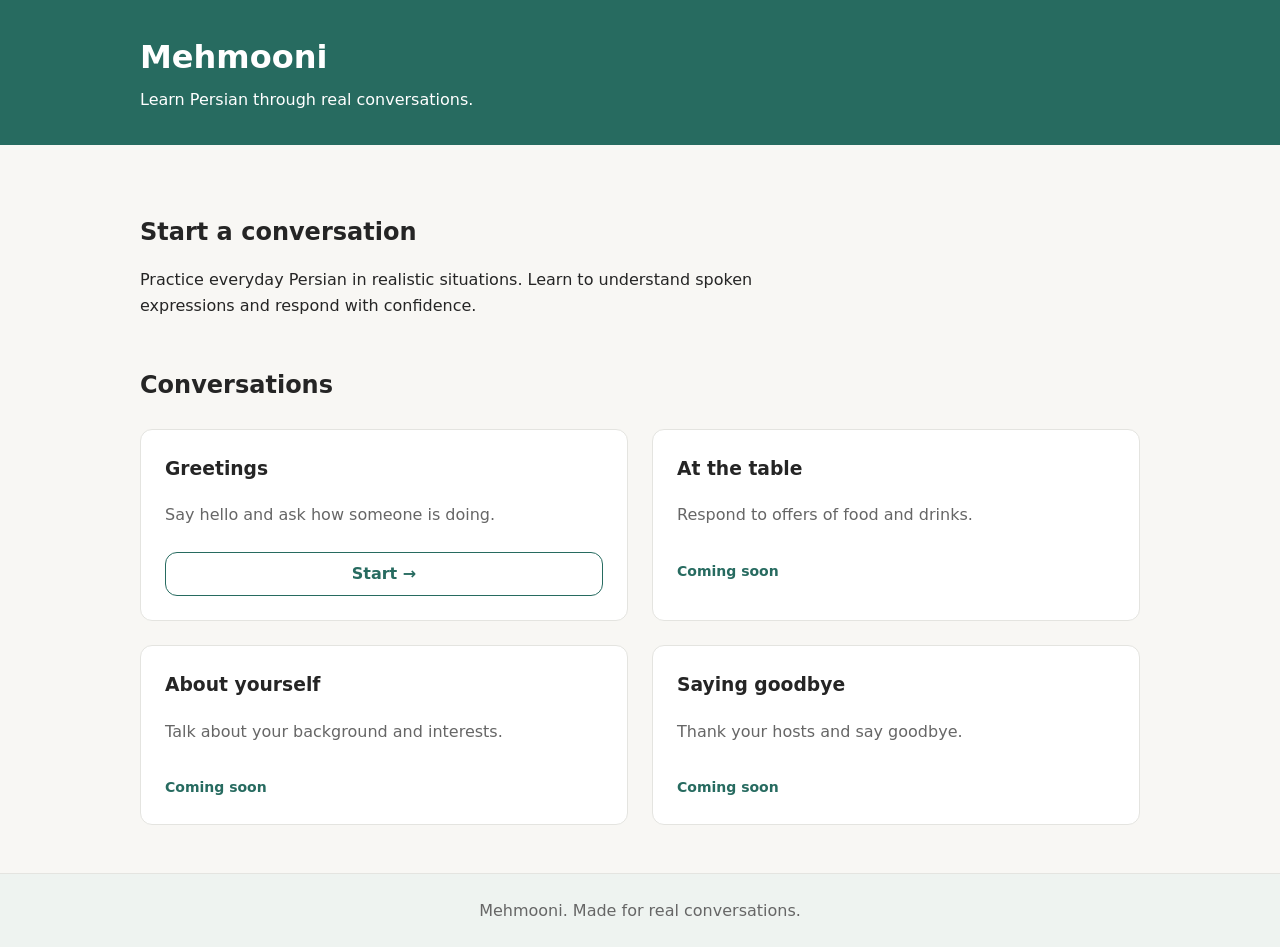
<file: index.html>
<!DOCTYPE html>
<html lang="en">
<head>
  <meta charset="UTF-8">
  <meta name="viewport" content="width=device-width, initial-scale=1.0">
  <meta name="description"
        content="Learn Persian through real conversations.">

  <title>Mehmooni | Learn Persian</title>
  <link rel="stylesheet" href="css/styles.css">
</head>

<body>
  <header class="site-header">
    <div class="container">
      <h1>Mehmooni</h1>
      <p>Learn Persian through real conversations.</p>
    </div>
  </header>

  <main class="container">
    <section class="intro">
      <h2>Start a conversation</h2>
      <p>
        Practice everyday Persian in realistic situations. 
        Learn to understand spoken expressions and respond with confidence.
      </p>
    </section>

    <section class="lessons">
      <h2 id="lessons-heading">Conversations</h2>

      <div class="lesson-grid">
        <article class="lesson-card">
          <h3>Greetings</h3>
          <p>Say hello and ask how someone is doing.</p>
          <a class="card-link" href="conversation.html?id=greetings">Start →</a>
        </article>

        <article class="lesson-card">
          <h3>At the table</h3>
          <p>Respond to offers of food and drinks.</p>
          <span class="status">Coming soon</span>
        </article>

        <article class="lesson-card">
          <h3>About yourself</h3>
          <p>Talk about your background and interests.</p>
          <span class="status">Coming soon</span>
        </article>

        <article class="lesson-card">
          <h3>Saying goodbye</h3>
          <p>Thank your hosts and say goodbye.</p>
          <span class="status">Coming soon</span>
        </article>
      </div>
    </section>
  </main>

  <footer class="site-footer">
    <p>Mehmooni. Made for real conversations.</p>
  </footer>
</body>
</html>
</file>
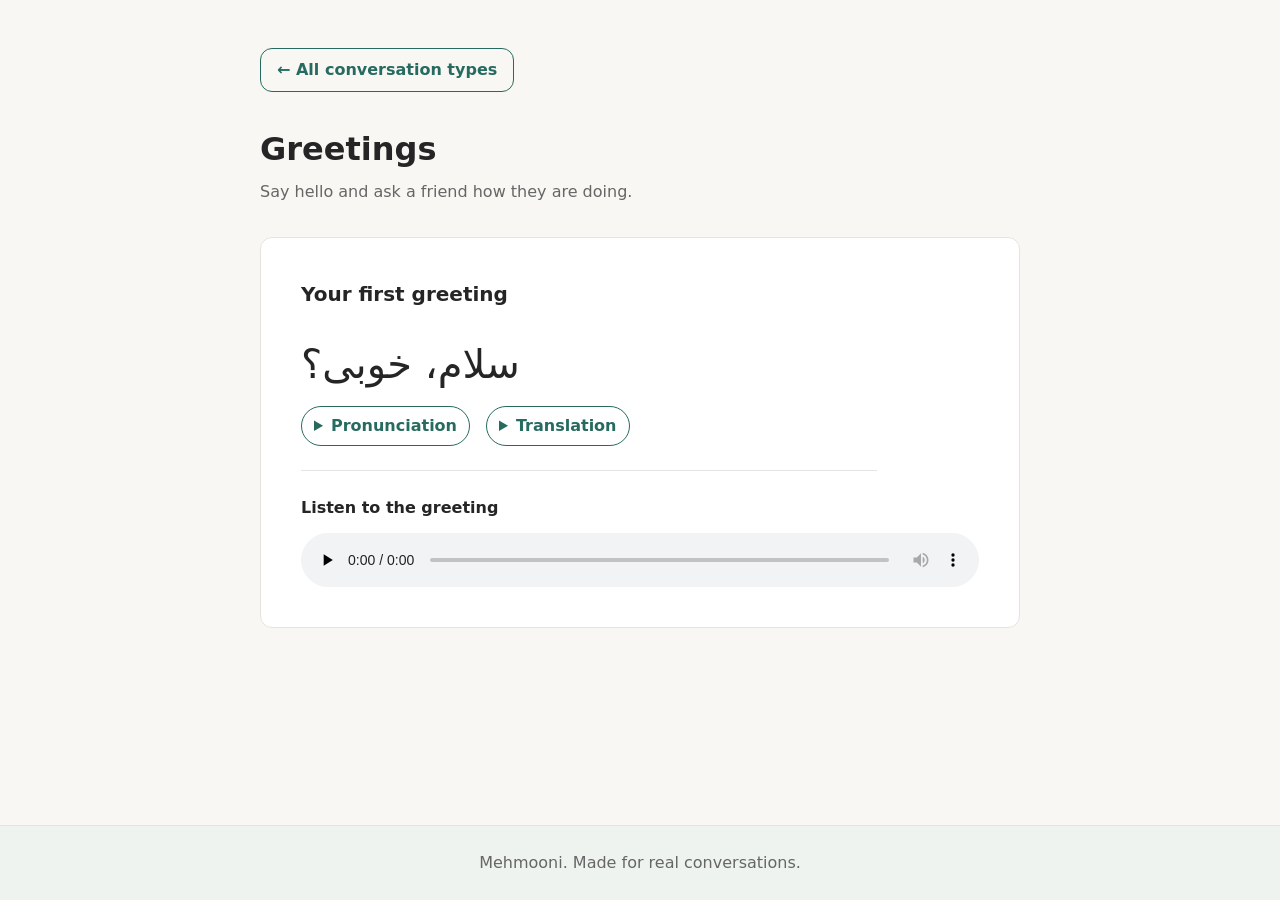
<file: conversation.html>
<!DOCTYPE html>
<html lang="en">
<head>
  <meta charset="UTF-8">
  <meta name="viewport" content="width=device-width, initial-scale=1.0">
  <meta name="description" content="Practice your first Persian greeting.">
  <title>Greetings | Mehmooni</title>
  <link rel="stylesheet" href="css/styles.css">
</head>
<body>
  <main class="container conversation-page">
    <a class="back-link" href="index.html">← All conversation types</a>
    <header class="conversation-header">
      <h1>Greetings</h1>
      <p>Say hello and ask a friend how they are doing.</p>
    </header>

    <article class="greeting-card">
      <h2>Your first greeting</h2>
      <div class="greeting-copy">
        <p class="persian-text"><bdi lang="fa" dir="rtl">سلام، خوبی؟</bdi></p>
        <div class="greeting-reveals">
          <details class="greeting-reveal">
            <summary>Pronunciation</summary>
            <p lang="fa-Latn">Salâm, khubi?</p>
          </details>
          <details class="greeting-reveal">
            <summary>Translation</summary>
            <p>Hi, how are you?</p>
          </details>
        </div>
      </div>
      <div class="greeting-audio">
        <h3>Listen to the greeting</h3>
        <audio controls preload="none">
          <source src="assets/audio/greeting-01.mp3" type="audio/mpeg">
          Your browser does not support audio playback.
        </audio>
      </div>
    </article>
  </main>
  <footer class="site-footer">
    <p>Mehmooni. Made for real conversations.</p>
  </footer>
</body>
</html>
</file>
<file: css/styles.css>
:root {
  --background: #f8f7f4;
  --surface: #ffffff;
  --text: #252525;
  --muted: #666666;
  --primary: #276b60;
  --border: #e4e4e0;
}

* {
  box-sizing: border-box;
}

body {
  display: flex;
  flex-direction: column;
  min-height: 100vh;
  margin: 0;
  background: var(--background);
  color: var(--text);
  font-family: system-ui, sans-serif;
  line-height: 1.6;
}

.container {
  width: min(100% - 2rem, 1000px);
  margin-inline: auto;
}

.site-header {
  padding: 2rem 0;
  background: var(--primary);
  color: white;
}

.site-header h1 {
  margin: 0;
}

.site-header p {
  margin: 0.25rem 0 0;
}

main {
  flex: 1;
  padding-block: 3rem;
}

.site-footer {
  padding: 1.5rem 1rem;
  border-top: 1px solid var(--border);
  background: #eef3f0;
  color: var(--muted);
  text-align: center;
}

.site-footer p {
  margin: 0;
}

.intro {
  max-width: 650px;
  margin-bottom: 3rem;
}

.intro h2 {
  margin-bottom: 0.5rem;
}

.lessons h2 {
  margin-bottom: 1.5rem;
}

.lesson-grid {
  display: grid;
  grid-template-columns: repeat(2, 1fr);
  gap: 1.5rem;
}

.lesson-card {
  padding: 1.5rem;
  background: var(--surface);
  border: 1px solid var(--border);
  border-radius: 12px;
}

.lesson-card h3 {
  margin-top: 0;
}

.lesson-card p {
  color: var(--muted);
}

.status {
  display: inline-block;
  margin-top: 1rem;
  color: var(--primary);
  font-size: 0.875rem;
  font-weight: 600;
}

.card-link:link,
.card-link:visited,
.back-link:link,
.back-link:visited {
  display: flex;
  align-items: center;
  justify-content: center;
  gap: 0.5rem;
  min-height: 44px;
  padding: 0.5rem 1rem;
  border: 1px solid var(--primary);
  border-radius: 12px;
  color: var(--primary);
  font-weight: 600;
  text-decoration: none;
  transition: background-color 0.15s, color 0.15s;
}

.card-link:hover,
.card-link:focus-visible,
.back-link:hover,
.back-link:focus-visible {
  background: var(--primary);
  color: white;
}

.card-link {
  margin-top: 1.5rem;
}

.conversation-page {
  max-width: 760px;
}

.back-link {
  width: fit-content;
  margin-bottom: 2rem;
}

.conversation-header {
  margin-bottom: 2rem;
}

.conversation-header h1 {
  margin: 0 0 0.25rem;
}

.conversation-header p {
  margin: 0;
  color: var(--muted);
}

.greeting-card {
  padding: clamp(1.5rem, 4vw, 2.5rem);
  background: var(--surface);
  border: 1px solid var(--border);
  border-radius: 12px;
}

.greeting-card h2 {
  margin: 0;
  font-size: 1.25rem;
}

.greeting-copy {
  max-width: 36rem;
}

.persian-text {
  width: fit-content;
  margin: 1.5rem 0 0.75rem;
  font-size: clamp(1.75rem, 5vw, 2.5rem);
  line-height: 1.5;
}

.greeting-reveals {
  display: flex;
  flex-wrap: wrap;
  gap: 1rem;
  padding-bottom: 1.5rem;
  border-bottom: 1px solid var(--border);
}

.greeting-reveal summary {
  width: fit-content;
  padding: 0.4rem 0.75rem;
  border: 1px solid var(--primary);
  border-radius: 999px;
  color: var(--primary);
  cursor: pointer;
  font-weight: 600;
}

.greeting-reveal summary:hover,
.greeting-reveal summary:focus-visible {
  background: var(--primary);
  color: white;
}

.greeting-reveal p {
  margin: 0.75rem 0 0;
}

.greeting-audio {
  margin-top: 1.5rem;
}

.greeting-audio h3 {
  margin: 0 0 0.75rem;
  font-size: 1rem;
}

.greeting-audio audio {
  display: block;
  width: 100%;
}

@media (max-width: 600px) {
  .lesson-grid {
    grid-template-columns: 1fr;
  }

  main {
    padding-block: 2rem;
  }
}
</file>
